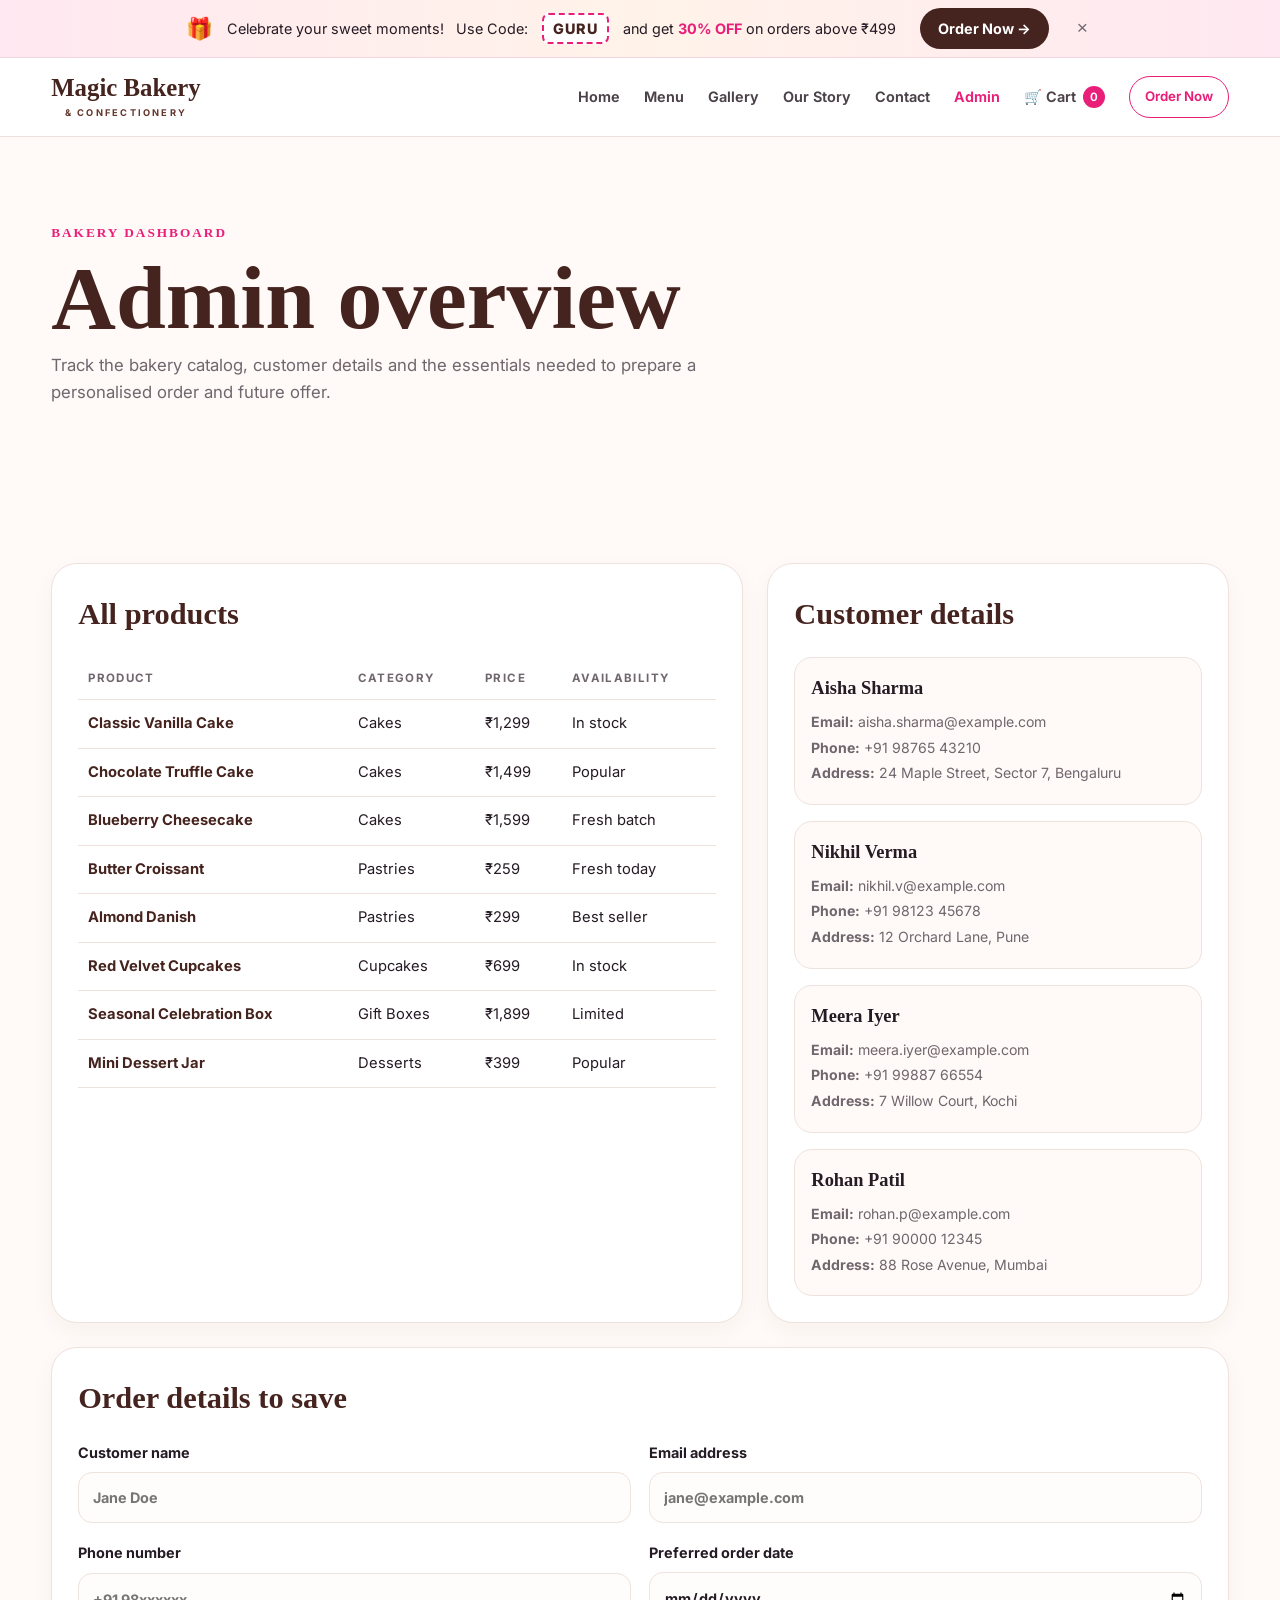
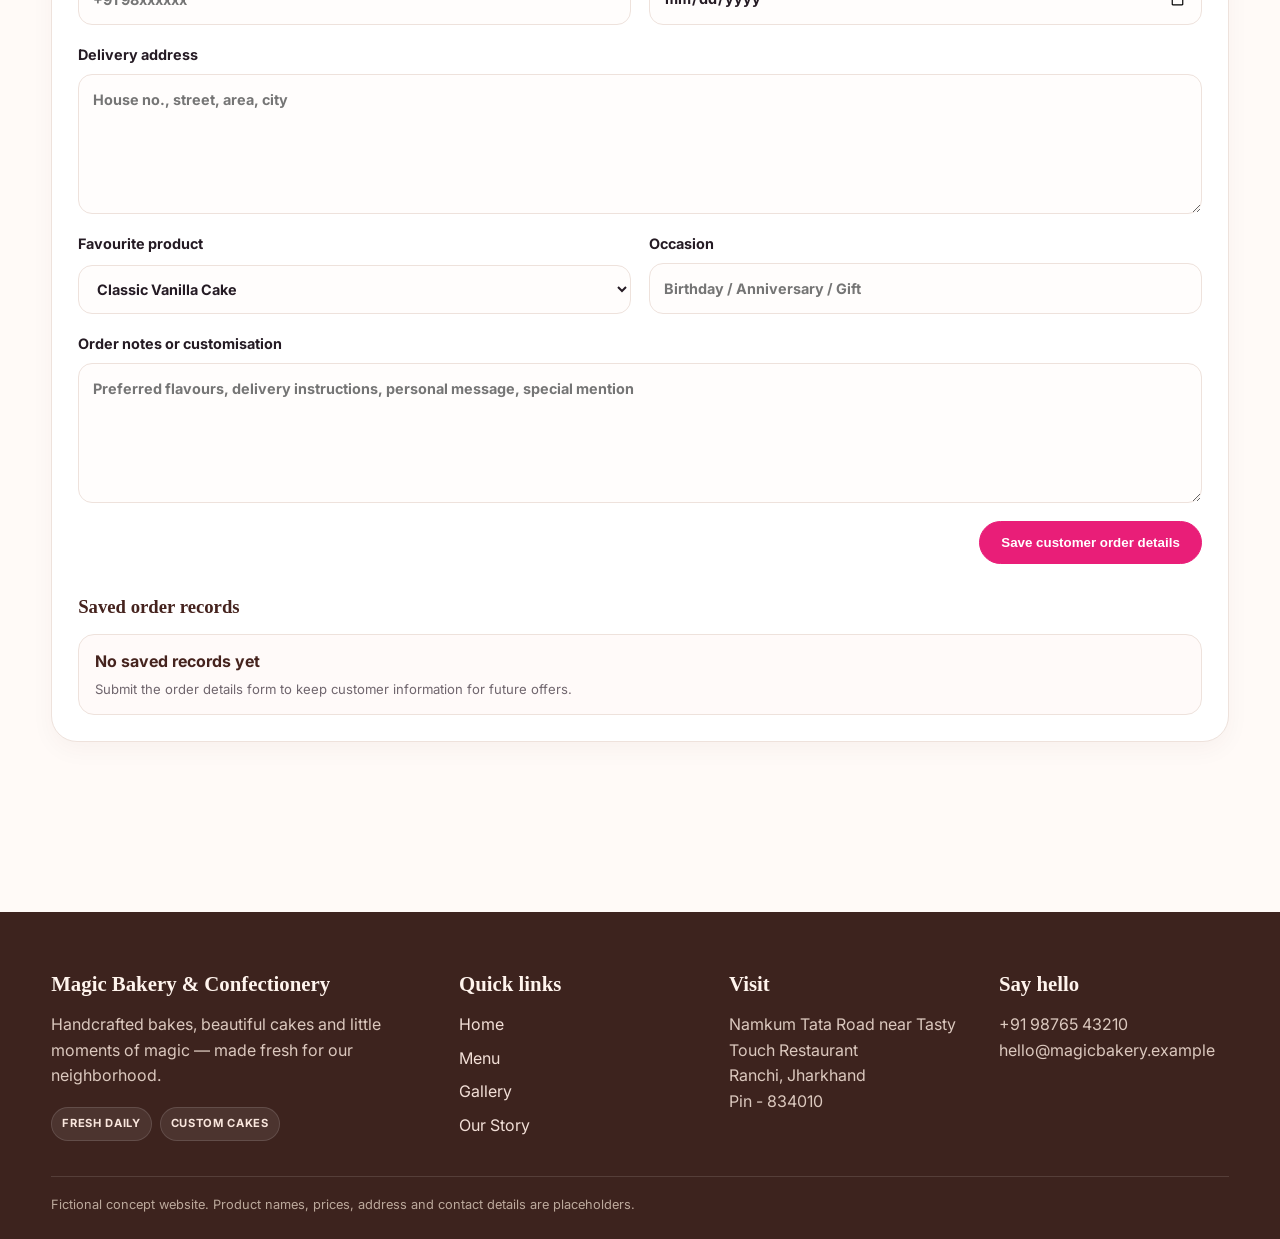
<file: admin.html>
<!doctype html>
<html lang="en">

<head>
    <meta charset="utf-8">
    <meta name="viewport" content="width=device-width,initial-scale=1">
    <meta name="description" content="Magic Bakery admin dashboard for products, customers and order details.">
    <title>Admin | Magic Bakery & Confectionery</title>
    <link rel="preconnect" href="https://fonts.googleapis.com">
    <link rel="preconnect" href="https://fonts.gstatic.com" crossorigin>
    <link href="https://fonts.googleapis.com/css2?family=Inter:wght@400;500;600;700;800&display=swap" rel="stylesheet">
    <link rel="stylesheet" href="assets/styles.css">
</head>

<body>
    <div class="coupon-bar">
        <div class="container coupon-inner"><span class="coupon-icon">🎁</span><span>Celebrate your sweet moments!
                &nbsp; Use Code:</span><span class="coupon-code">GURU</span><span>and get <strong>30% OFF</strong> on
                orders above ₹499</span><a class="coupon-order" href="menu.html">Order Now →</a><button id="closeCoupon"
                class="coupon-close" aria-label="Close offer">×</button></div>
    </div>
    <header class="site-header">
        <nav class="nav container" aria-label="Main navigation">
            <a class="brand" href="index.html">Magic Bakery <small>& Confectionery</small></a><button class="nav-toggle"
                aria-label="Open menu" aria-expanded="false">☰</button>
            <div class="nav-links"><a class="" href="index.html">Home</a><a class="" href="menu.html">Menu</a><a
                    class="" href="gallery.html">Gallery</a><a class="" href="about.html">Our Story</a><a class=""
                    href="contact.html">Contact</a><a class="active" href="admin.html">Admin</a><a class="cart-link "
                    href="cart.html">🛒 Cart <span class="cart-count">0</span></a><a class="btn small"
                    href="contact.html">Order Now</a></div>
        </nav>
    </header>

    <main>
        <section class="page-hero container">
            <div class="eyebrow">Bakery dashboard</div>
            <h1>Admin overview</h1>
            <p>Track the bakery catalog, customer details and the essentials needed to prepare a personalised order and
                future offer.</p>
        </section>

        <section class="section container admin-shell">
            <div class="admin-grid">
                <article class="admin-card">
                    <h2>All products</h2>
                    <table class="admin-table">
                        <thead>
                            <tr>
                                <th>Product</th>
                                <th>Category</th>
                                <th>Price</th>
                                <th>Availability</th>
                            </tr>
                        </thead>
                        <tbody id="productTableBody"></tbody>
                    </table>
                </article>

                <article class="admin-card">
                    <h2>Customer details</h2>
                    <div id="customerList" class="customer-list"></div>
                </article>
            </div>

            <article class="admin-card">
                <h2>Order details to save</h2>
                <form id="adminOrderForm" class="order-form">
                    <div class="input-grid">
                        <label>
                            Customer name
                            <input type="text" name="customerName" placeholder="Jane Doe" required>
                        </label>
                        <label>
                            Email address
                            <input type="email" name="email" placeholder="jane@example.com" required>
                        </label>
                        <label>
                            Phone number
                            <input type="tel" name="phone" placeholder="+91 98xxxxxx" required>
                        </label>
                        <label>
                            Preferred order date
                            <input type="date" name="orderDate" required>
                        </label>
                        <label class="full">
                            Delivery address
                            <textarea name="address" placeholder="House no., street, area, city" required></textarea>
                        </label>
                        <label>
                            Favourite product
                            <select name="favoriteProduct">
                                <option>Classic Vanilla Cake</option>
                                <option>Chocolate Truffle Cake</option>
                                <option>Blueberry Cheesecake</option>
                                <option>Butter Croissant</option>
                                <option>Red Velvet Cupcakes</option>
                                <option>Seasonal Celebration Box</option>
                            </select>
                        </label>
                        <label>
                            Occasion
                            <input type="text" name="occasion" placeholder="Birthday / Anniversary / Gift">
                        </label>
                        <label class="full">
                            Order notes or customisation
                            <textarea name="notes"
                                placeholder="Preferred flavours, delivery instructions, personal message, special mention"></textarea>
                        </label>
                    </div>
                    <div class="admin-actions">
                        <button type="submit" class="btn pink">Save customer order details</button>
                    </div>
                </form>
                <div id="adminNotice" class="notice admin-note" hidden></div>

                <div class="saved-orders">
                    <h3>Saved order records</h3>
                    <ul id="savedOrderList" class="saved-order-list"></ul>
                </div>
            </article>
        </section>
    </main>

    <footer class="footer">
        <div class="container footer-grid">
            <div class="footer-brand-block">
                <h3>Magic Bakery & Confectionery</h3>
                <p>Handcrafted bakes, beautiful cakes and little moments of magic — made fresh for our neighborhood.</p>
                <div class="footer-badges"><span>Fresh daily</span><span>Custom cakes</span></div>
            </div>
            <div>
                <h3>Quick links</h3>
                <ul class="footer-links">
                    <li><a href="index.html">Home</a></li>
                    <li><a href="menu.html">Menu</a></li>
                    <li><a href="gallery.html">Gallery</a></li>
                    <li><a href="about.html">Our Story</a></li>
                </ul>
            </div>
            <div>
                <h3>Visit</h3>
                <p>Namkum Tata Road near Tasty Touch Restaurant<br>Ranchi, Jharkhand<br>Pin - 834010</p>
            </div>
            <div>
                <h3>Say hello</h3>
                <p><a href="tel:+919876543210">+91 98765 43210</a><br><a
                        href="mailto:hello@magicbakery.example">hello@magicbakery.example</a></p>
            </div>
        </div>
        <div class="container footer-bottom">Fictional concept website. Product names, prices, address and contact
            details are placeholders.</div>
    </footer>

    <script src="assets/script.js"></script>
    <script>
        const productCatalog = [
            { name: 'Classic Vanilla Cake', category: 'Cakes', price: 1299, status: 'In stock' },
            { name: 'Chocolate Truffle Cake', category: 'Cakes', price: 1499, status: 'Popular' },
            { name: 'Blueberry Cheesecake', category: 'Cakes', price: 1599, status: 'Fresh batch' },
            { name: 'Butter Croissant', category: 'Pastries', price: 259, status: 'Fresh today' },
            { name: 'Almond Danish', category: 'Pastries', price: 299, status: 'Best seller' },
            { name: 'Red Velvet Cupcakes', category: 'Cupcakes', price: 699, status: 'In stock' },
            { name: 'Seasonal Celebration Box', category: 'Gift Boxes', price: 1899, status: 'Limited' },
            { name: 'Mini Dessert Jar', category: 'Desserts', price: 399, status: 'Popular' }
        ];

        const customerDirectory = [
            { name: 'Aisha Sharma', email: 'aisha.sharma@example.com', phone: '+91 98765 43210', address: '24 Maple Street, Sector 7, Bengaluru' },
            { name: 'Nikhil Verma', email: 'nikhil.v@example.com', phone: '+91 98123 45678', address: '12 Orchard Lane, Pune' },
            { name: 'Meera Iyer', email: 'meera.iyer@example.com', phone: '+91 99887 66554', address: '7 Willow Court, Kochi' },
            { name: 'Rohan Patil', email: 'rohan.p@example.com', phone: '+91 90000 12345', address: '88 Rose Avenue, Mumbai' }
        ];

        const adminOrderKey = 'magicBakeryAdminOrders';

        function renderProducts() {
            const body = document.getElementById('productTableBody');
            if (!body) return;
            body.innerHTML = productCatalog.map(product => `
                <tr>
                    <td><strong>${product.name}</strong></td>
                    <td>${product.category}</td>
                    <td>₹${product.price.toLocaleString('en-IN')}</td>
                    <td>${product.status}</td>
                </tr>
            `).join('');
        }

        function renderCustomers() {
            const list = document.getElementById('customerList');
            if (!list) return;
            list.innerHTML = customerDirectory.map(customer => `
                <div class="customer-item">
                    <h3>${customer.name}</h3>
                    <p><strong>Email:</strong> ${customer.email}</p>
                    <p><strong>Phone:</strong> ${customer.phone}</p>
                    <p><strong>Address:</strong> ${customer.address}</p>
                </div>
            `).join('');
        }

        function getSavedOrders() {
            try {
                return JSON.parse(localStorage.getItem(adminOrderKey) || '[]');
            } catch {
                return [];
            }
        }

        function saveOrders(orders) {
            localStorage.setItem(adminOrderKey, JSON.stringify(orders));
        }

        function renderSavedOrders() {
            const list = document.getElementById('savedOrderList');
            if (!list) return;
            const orders = getSavedOrders();
            if (!orders.length) {
                list.innerHTML = '<li><strong>No saved records yet</strong><span>Submit the order details form to keep customer information for future offers.</span></li>';
                return;
            }

            list.innerHTML = orders.map(order => `
                <li>
                    <strong>${order.customerName} · ${order.favoriteProduct}</strong>
                    <span>${order.email} · ${order.phone}</span>
                    <span>${order.address}</span>
                    <span>Order date: ${order.orderDate || 'Not specified'} · Occasion: ${order.occasion || 'General'}</span>
                </li>
            `).join('');
        }

        document.getElementById('adminOrderForm')?.addEventListener('submit', (event) => {
            event.preventDefault();
            const form = event.currentTarget;
            const formData = new FormData(form);
            const record = Object.fromEntries(formData.entries());
            const orders = getSavedOrders();
            orders.unshift(record);
            saveOrders(orders);
            renderSavedOrders();

            const notice = document.getElementById('adminNotice');
            if (notice) {
                notice.hidden = false;
                notice.textContent = 'Customer and order details saved successfully for future bakery offers.';
            }
            form.reset();
        });

        renderProducts();
        renderCustomers();
        renderSavedOrders();
    </script>
</body>

</html>
</file>
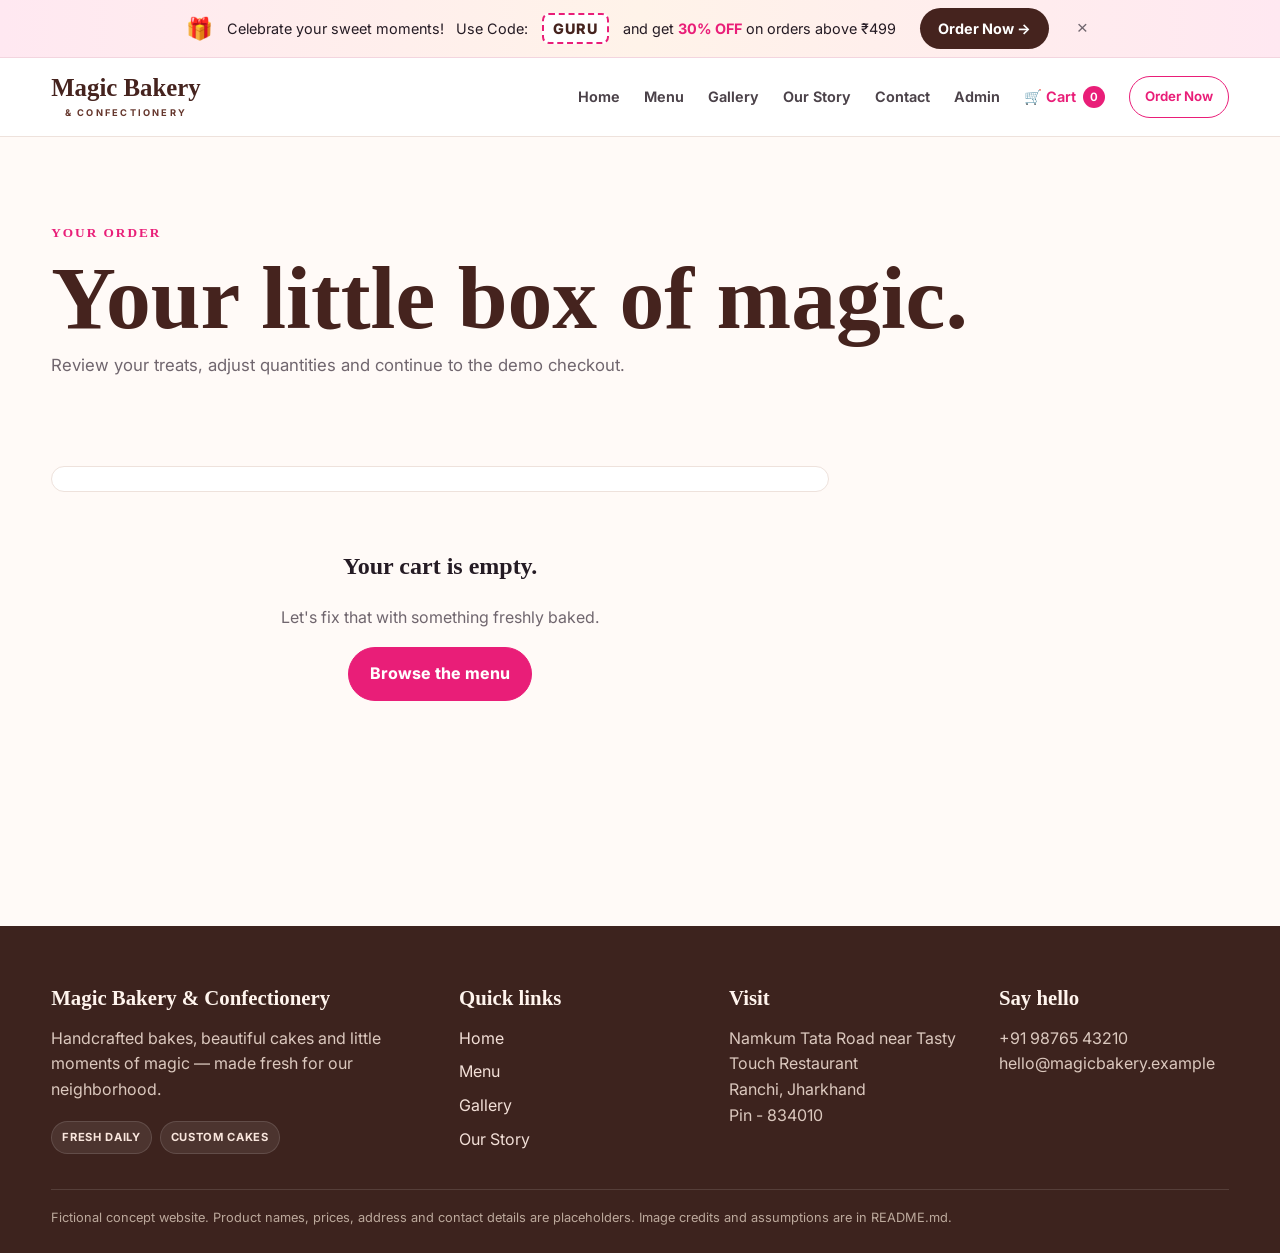
<file: cart.html>
<!doctype html>
<html lang="en">

<head>
    <meta charset="utf-8">
    <meta name="viewport" content="width=device-width,initial-scale=1">
    <meta name="description"
        content="Magic Bakery & Confectionery — freshly baked happiness, cakes, pastries and sweet treats.">
    <title>Cart | Magic Bakery & Confectionery</title>
    <link rel="preconnect" href="https://fonts.googleapis.com">
    <link rel="preconnect" href="https://fonts.gstatic.com" crossorigin>
    <link href="https://fonts.googleapis.com/css2?family=Inter:wght@400;500;600;700;800&display=swap" rel="stylesheet">
    <link rel="stylesheet" href="assets/styles.css">
</head>

<body>
    <div class="coupon-bar">
        <div class="container coupon-inner"><span class="coupon-icon">🎁</span><span>Celebrate your sweet moments!
                &nbsp; Use Code:</span><span class="coupon-code">GURU</span><span>and get <strong>30% OFF</strong> on
                orders above ₹499</span><a class="coupon-order" href="menu.html">Order Now →</a><button id="closeCoupon"
                class="coupon-close" aria-label="Close offer">×</button></div>
    </div>
    <header class="site-header">
        <nav class="nav container" aria-label="Main navigation">
            <a class="brand" href="index.html">Magic Bakery <small>& Confectionery</small></a><button class="nav-toggle"
                aria-label="Open menu" aria-expanded="false">☰</button>
            <div class="nav-links"><a class="" href="index.html">Home</a><a class="" href="menu.html">Menu</a><a
                    class="" href="gallery.html">Gallery</a><a class="" href="about.html">Our Story</a><a class=""
                    href="contact.html">Contact</a><a class="" href="admin.html">Admin</a><a class="cart-link active"
                    href="cart.html">🛒 Cart <span class="cart-count">0</span></a><a class="btn small"
                    href="contact.html">Order Now</a></div>
        </nav>
    </header>
    <main>
        <section class="page-hero container">
            <div class="eyebrow">Your order</div>
            <h1>Your little box of magic.</h1>
            <p>Review your treats, adjust quantities and continue to the demo checkout.</p>
        </section>
        <section class="section container" style="padding-top:20px">
            <div class="cart-layout">
                <section>
                    <div id="cartItems" class="cart-list"></div>
                    <div id="emptyCart" class="empty" hidden>
                        <h2>Your cart is empty.</h2>
                        <p class="muted">Let's fix that with something freshly baked.</p><a class="btn pink"
                            href="menu.html">Browse the menu</a>
                    </div>
                </section>
                <aside id="cartSummary" class="summary" hidden>
                    <h2>Order summary</h2>
                    <div class="summary-line"><span>Subtotal</span><strong id="subtotal">₹0</strong></div>
                    <div class="summary-line"><span>Delivery</span><strong id="delivery">FREE</strong></div>
                    <div class="coupon-box">
                        <label for="couponInput">Apply coupon</label>
                        <div class="coupon-row">
                            <input id="couponInput" type="text" placeholder="Enter code" maxlength="20"
                                aria-label="Coupon code">
                            <button id="applyCoupon" type="button" class="btn small alt">Apply</button>
                        </div>
                        <p id="couponStatus" class="coupon-status">Use code <strong>GURU</strong> for 30% off</p>
                    </div>
                    <div class="summary-line discount-line"><span>Discount</span><strong id="discount">-₹0</strong>
                    </div>
                    <div class="summary-total"><span>Total</span><span id="total">₹0</span></div><button id="checkout"
                        class="btn pink" style="width:100%;margin-top:20px">Continue to checkout</button>
                    <div id="checkoutNotice" class="notice" style="margin-top:15px" hidden></div>
                    <p class="muted" style="font-size:.78rem;margin-top:15px">Free delivery above ₹399. Replace this
                        with the bakery's actual delivery policy.</p>
                </aside>
            </div>
        </section>
    </main>
    <footer class="footer">
        <div class="container footer-grid">
            <div class="footer-brand-block">
                <h3>Magic Bakery & Confectionery</h3>
                <p>Handcrafted bakes, beautiful cakes and little moments of magic — made fresh for our neighborhood.</p>
                <div class="footer-badges"><span>Fresh daily</span><span>Custom cakes</span></div>
            </div>
            <div>
                <h3>Quick links</h3>
                <ul class="footer-links">
                    <li><a href="index.html">Home</a></li>
                    <li><a href="menu.html">Menu</a></li>
                    <li><a href="gallery.html">Gallery</a></li>
                    <li><a href="about.html">Our Story</a></li>
                </ul>
            </div>
            <div>
                <h3>Visit</h3>
                <p>Namkum Tata Road near Tasty Touch Restaurant<br>Ranchi, Jharkhand<br>Pin - 834010</p>
            </div>
            <div>
                <h3>Say hello</h3>
                <p><a href="tel:+919876543210">+91 98765 43210</a><br><a
                        href="mailto:hello@magicbakery.example">hello@magicbakery.example</a></p>
            </div>
        </div>
        <div class="container footer-bottom">Fictional concept website. Product names, prices, address and contact
            details are placeholders. Image credits and assumptions are in README.md.</div>
    </footer>
    <script src="assets/script.js"></script>
</body>

</html>
</file>
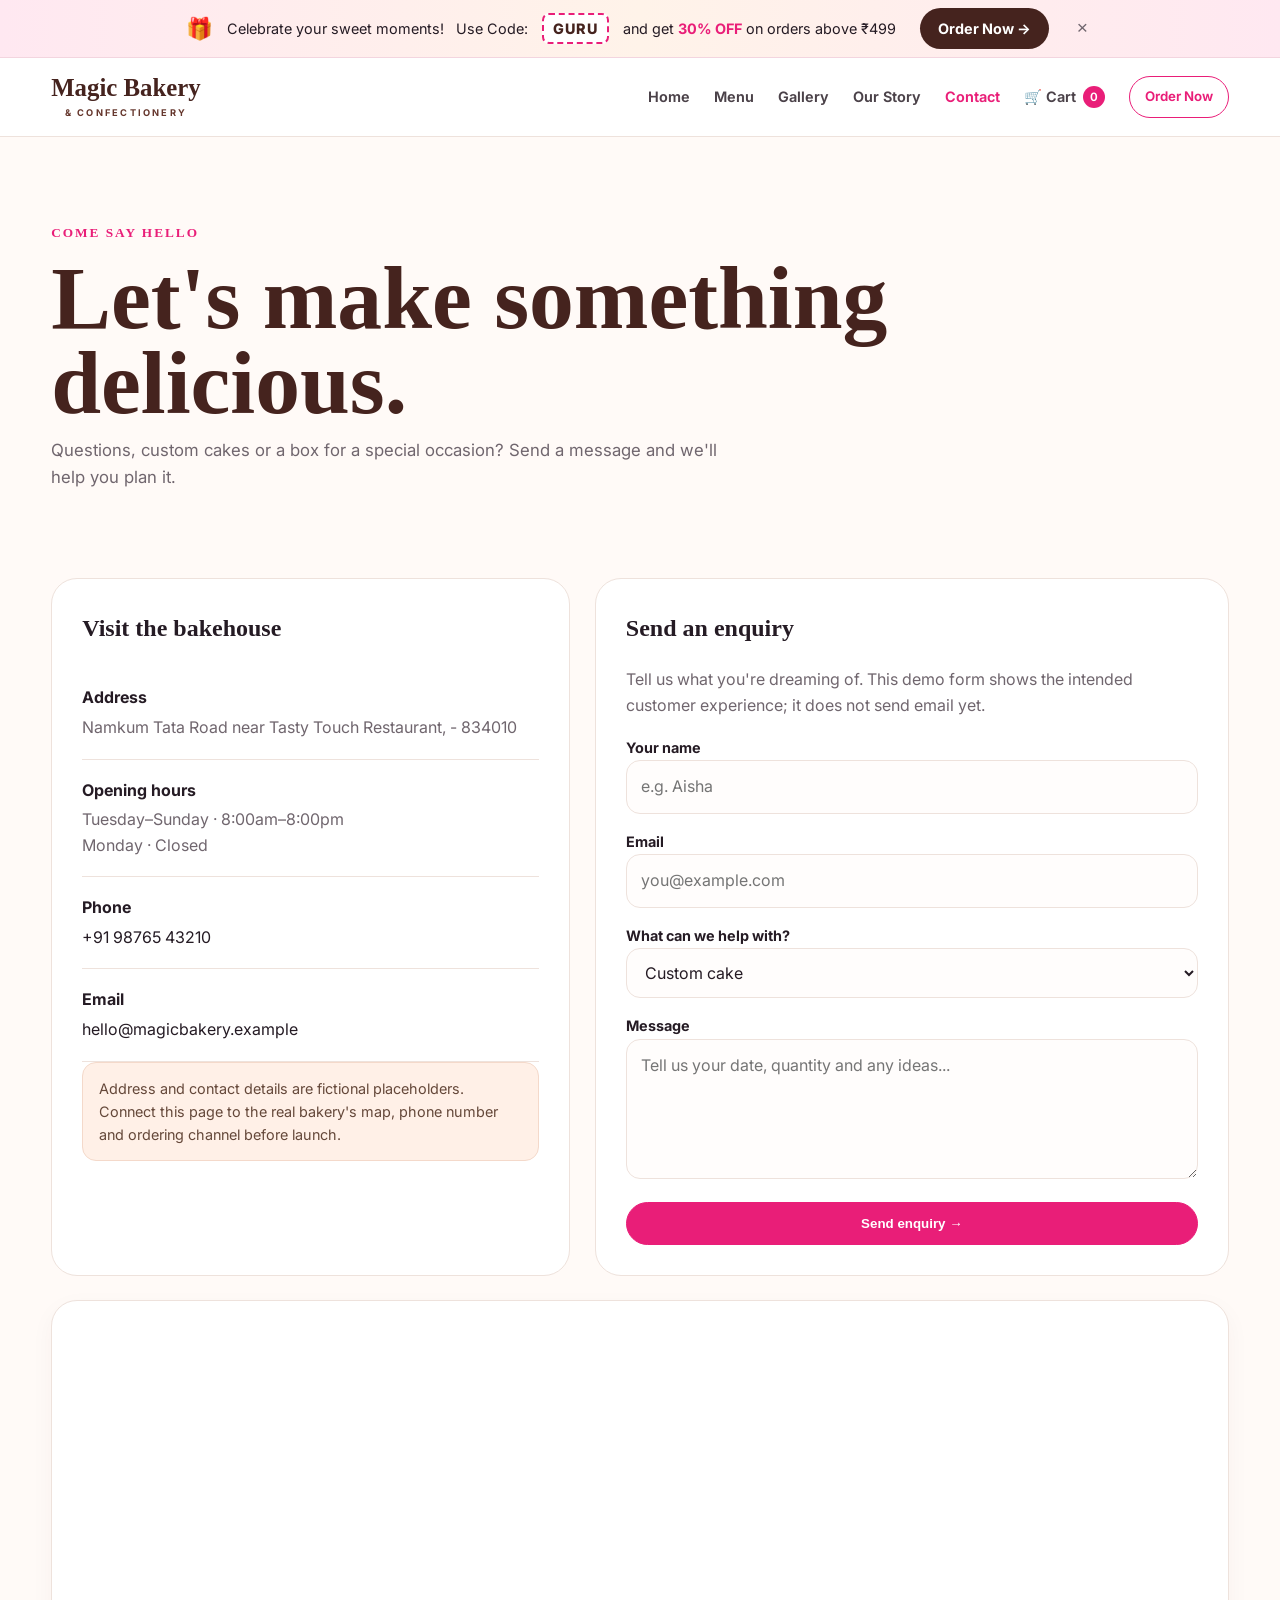
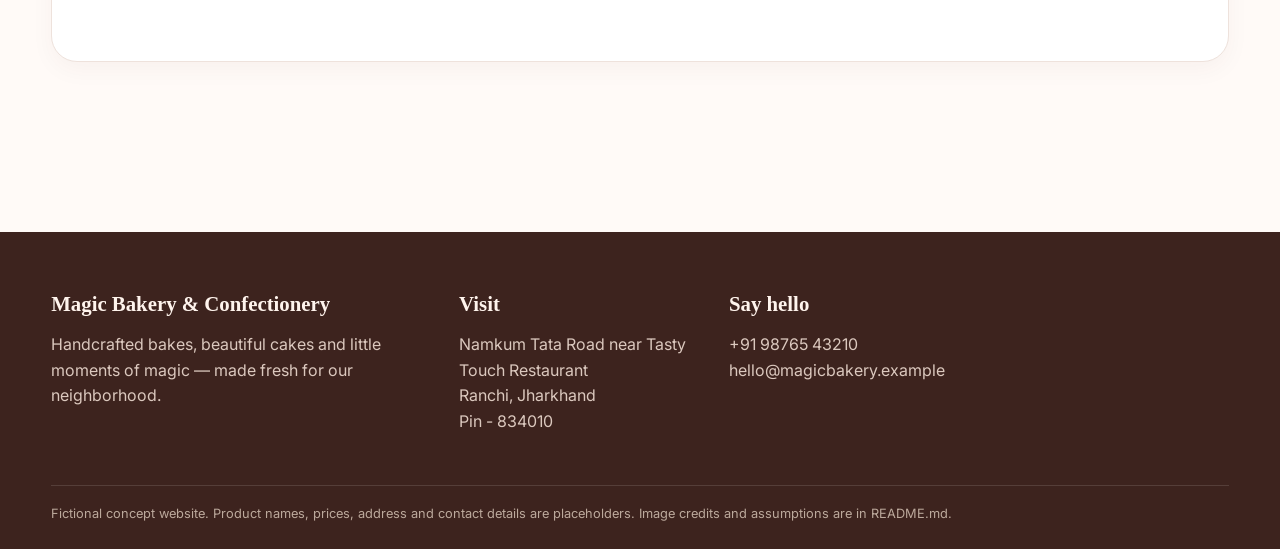
<file: contact.html>
<!doctype html>
<html lang="en">

<head>
    <meta charset="utf-8">
    <meta name="viewport" content="width=device-width,initial-scale=1">
    <meta name="description"
        content="Magic Bakery & Confectionery — freshly baked happiness, cakes, pastries and sweet treats.">
    <title>Contact | Magic Bakery & Confectionery</title>
    <link rel="preconnect" href="https://fonts.googleapis.com">
    <link rel="preconnect" href="https://fonts.gstatic.com" crossorigin>
    <link href="https://fonts.googleapis.com/css2?family=Inter:wght@400;500;600;700;800&display=swap" rel="stylesheet">
    <link rel="stylesheet" href="assets/styles.css">
</head>

<body>
    <div class="coupon-bar">
        <div class="container coupon-inner"><span class="coupon-icon">🎁</span><span>Celebrate your sweet moments!
                &nbsp; Use Code:</span><span class="coupon-code">GURU</span><span>and get <strong>30% OFF</strong> on
                orders above ₹499</span><a class="coupon-order" href="menu.html">Order Now →</a><button id="closeCoupon"
                class="coupon-close" aria-label="Close offer">×</button></div>
    </div>
    <header class="site-header">
        <nav class="nav container" aria-label="Main navigation">
            <a class="brand" href="index.html">Magic Bakery <small>& Confectionery</small></a><button class="nav-toggle"
                aria-label="Open menu" aria-expanded="false">☰</button>
            <div class="nav-links"><a class="" href="index.html">Home</a><a class="" href="menu.html">Menu</a><a
                    class="" href="gallery.html">Gallery</a><a class="" href="about.html">Our Story</a><a class="active"
                    href="contact.html">Contact</a><a class="cart-link " href="cart.html">🛒 Cart <span
                        class="cart-count">0</span></a><a class="btn small" href="contact.html">Order Now</a></div>
        </nav>
    </header>
    <main>
        <section class="page-hero container">
            <div class="eyebrow">Come say hello</div>
            <h1>Let's make something delicious.</h1>
            <p>Questions, custom cakes or a box for a special occasion? Send a message and we'll help you plan it.</p>
        </section>
        <section class="section container" style="padding-top:20px">
            <div class="contact-grid">
                <aside class="info-card">
                    <h2>Visit the bakehouse</h2>
                    <div class="info-row"><strong>Address</strong><span class="muted">Namkum Tata Road near Tasty Touch Restaurant, - 834010</span></div>
                    <div class="info-row"><strong>Opening hours</strong><span class="muted">Tuesday–Sunday ·
                            8:00am–8:00pm<br>Monday · Closed</span></div>
                    <div class="info-row"><strong>Phone</strong><a href="tel:+919876543210">+91 98765 43210</a></div>
                    <div class="info-row"><strong>Email</strong><a
                            href="mailto:hello@magicbakery.example">hello@magicbakery.example</a></div>
                    <div class="notice">Address and contact details are fictional placeholders. Connect this page to the
                        real bakery's map, phone number and ordering channel before launch.</div>
                </aside>
                <section class="form-card">
                    <h2>Send an enquiry</h2>
                    <p class="muted">Tell us what you're dreaming of. This demo form shows the intended customer
                        experience; it does not send email yet.</p>
                    <form id="contactForm">
                        <div><label for="name">Your name</label><input id="name" required placeholder="e.g. Aisha">
                        </div>
                        <div><label for="email">Email</label><input id="email" type="email" required
                                placeholder="you@example.com"></div>
                        <div><label for="occasion">What can we help with?</label><select id="occasion">
                                <option>Custom cake</option>
                                <option>Pastry / dessert order</option>
                                <option>Gift box</option>
                                <option>General enquiry</option>
                            </select></div>
                        <div><label for="message">Message</label><textarea id="message" required
                                placeholder="Tell us your date, quantity and any ideas..."></textarea></div><button
                            class="btn pink" type="submit">Send enquiry →</button>
                        <div id="formNotice" class="notice" hidden></div>
                    </form>
                </section>
            </div>
            <div class="map-card">
                <iframe
                    src="https://www.google.com/maps?q=Namkum%20Tata%20Road%20near%20Tasty%20Touch%20Restaurant%20%20-%20834010&z=15&output=embed"
                    loading="lazy"
                    referrerpolicy="no-referrer-when-downgrade"
                    title="Magic Bakery location map"
                    allowfullscreen>
                </iframe>
            </div>
        </section>
    </main>
    <footer class="footer">
        <div class="container footer-grid">
            <div>
                <h3>Magic Bakery & Confectionery</h3>
                <p>Handcrafted bakes, beautiful cakes and little moments of magic — made fresh for our neighborhood.</p>
            </div>
            <div>
                <h3>Visit</h3>
                <p>Namkum Tata Road near Tasty Touch Restaurant<br>Ranchi, Jharkhand<br>Pin - 834010</p>
            </div>
            <div>
                <h3>Say hello</h3>
                <p><a href="tel:+919876543210">+91 98765 43210</a><br><a
                        href="mailto:hello@magicbakery.example">hello@magicbakery.example</a></p>
            </div>
        </div>
        <div class="container footer-bottom">Fictional concept website. Product names, prices, address and contact
            details are placeholders. Image credits and assumptions are in README.md.</div>
    </footer>
    <script src="assets/script.js"></script>
</body>

</html>
</file>
<file: assets/styles.css>
:root {
  --bg: #fffaf7;
  --paper: #ffffff;
  --paper-2: #fff5f2;
  --text: #251b24;
  --muted: #70666e;
  --brown: #65362c;
  --brown-dark: #45231e;
  --pink: #e91e78;
  --pink-soft: #fde4ef;
  --gold: #d89b3d;
  --line: #eee2dc;
  --success: #198754;
  --shadow: 0 16px 45px rgba(69, 35, 30, .10);
  --radius: 22px
}

* {
  box-sizing: border-box
}

html {
  scroll-behavior: smooth
}

body {
  margin: 0;
  background: var(--bg);
  color: var(--text);
  font-family: Inter, system-ui, -apple-system, "Segoe UI", sans-serif;
  line-height: 1.6
}

h1,
h2,
h3,
.brand,
.eyebrow {
  font-family: Georgia, "Times New Roman", serif
}

h1,
h2,
h3,
p {
  margin-top: 0
}

a {
  color: inherit;
  text-decoration: none
}

img {
  display: block;
  width: 100%;
  object-fit: cover
}

.container {
  width: min(1180px, 92%);
  margin: auto
}

/* Promotional strip */
.coupon-bar {
  background: linear-gradient(90deg, #ffe8f1, #fff3e9, #ffe8f1);
  border-bottom: 1px solid #f3d5df;
  min-height: 58px;
  display: flex;
  align-items: center
}

.coupon-inner {
  display: flex;
  justify-content: center;
  align-items: center;
  gap: 14px;
  text-align: center;
  font-size: .9rem
}

.coupon-icon {
  font-size: 1.35rem
}

.coupon-code {
  border: 2px dashed var(--pink);
  border-radius: 7px;
  padding: 2px 9px;
  font-weight: 800;
  color: var(--brown-dark);
  letter-spacing: .06em;
  background: #fff
}

.coupon-bar strong {
  color: var(--pink)
}

.coupon-order {
  padding: 9px 18px;
  border-radius: 999px;
  background: var(--brown-dark);
  color: #fff;
  font-weight: 700;
  margin-left: 10px
}

.coupon-close {
  border: 0;
  background: none;
  font-size: 1.2rem;
  color: var(--muted);
  cursor: pointer;
  margin-left: 8px
}

/* Navigation */
.site-header {
  position: sticky;
  top: 0;
  z-index: 30;
  background: rgba(255, 255, 255, .96);
  backdrop-filter: blur(14px);
  border-bottom: 1px solid var(--line)
}

.nav {
  min-height: 78px;
  display: flex;
  align-items: center;
  justify-content: space-between;
  gap: 20px
}

.brand {
  font-size: 1.55rem;
  font-weight: 700;
  color: var(--brown-dark);
  line-height: 1
}

.brand small {
  display: block;
  text-align: center;
  font: 700 .58rem Inter, sans-serif;
  letter-spacing: .24em;
  text-transform: uppercase;
  color: var(--brown);
  margin-top: 6px
}

.nav-links {
  display: flex;
  gap: 24px;
  align-items: center;
  font-size: .9rem
}

.nav-links a {
  color: #4b4249;
  font-weight: 650
}

.nav-links a:hover,
.nav-links a.active {
  color: var(--pink)
}

.nav-links .btn {
  background: #fff;
  color: var(--pink);
  border-color: var(--pink)
}

.nav-links .btn:hover {
  transform: translateY(-2px);
  box-shadow: 0 10px 24px rgba(233, 30, 120, .16)
}

.nav-toggle {
  display: none;
  border: 0;
  background: none;
  font-size: 1.6rem;
  color: var(--brown-dark);
  transition: transform .3s ease
}

.nav-toggle.active {
  transform: rotate(90deg)
}

.cart-link {
  display: inline-flex !important;
  align-items: center;
  gap: 7px
}

.cart-count {
  min-width: 22px;
  height: 22px;
  padding: 0 6px;
  border-radius: 50%;
  background: var(--pink);
  color: #fff;
  text-align: center;
  font-size: .72rem;
  line-height: 22px
}

/* Buttons */
.btn {
  display: inline-flex;
  align-items: center;
  justify-content: center;
  gap: 8px;
  padding: 13px 21px;
  border-radius: 999px;
  background: var(--brown-dark);
  color: #fff;
  font-weight: 750;
  border: 1px solid var(--brown-dark);
  transition: .2s ease;
  cursor: pointer
}

.btn:hover {
  transform: translateY(-2px);
  box-shadow: 0 10px 24px rgba(69, 35, 30, .16)
}

.btn.alt {
  background: #fff;
  color: var(--pink);
  border-color: var(--pink)
}

.btn.small {
  padding: 9px 15px;
  font-size: .83rem
}

.btn.pink {
  background: var(--pink);
  border-color: var(--pink)
}

/* Hero */
.hero {
  min-height: 580px;
  display: grid;
  grid-template-columns: 1fr 1fr;
  align-items: center;
  gap: 40px;
  padding: 55px 0 40px;
  background: radial-gradient(circle at 12% 20%, #ffe5f0 0, transparent 34%), radial-gradient(circle at 85% 70%, #fff0df 0, transparent 35%)
}

.hero-copy {
  padding: 25px 0
}

.eyebrow {
  font-size: .83rem;
  letter-spacing: .15em;
  text-transform: uppercase;
  color: var(--pink);
  font-weight: 800
}

.hero h1 {
  font-size: clamp(3.3rem, 6vw, 5.7rem);
  line-height: .96;
  margin: 15px 0 22px;
  letter-spacing: -.04em;
  color: var(--brown-dark)
}

.hero h1 em {
  font-style: normal;
  color: var(--pink)
}

.hero p {
  font-size: 1.06rem;
  color: #645960;
  max-width: 590px
}

.actions {
  display: flex;
  gap: 12px;
  flex-wrap: wrap;
  margin-top: 26px
}

.stats {
  display: flex;
  gap: 0;
  margin-top: 36px
}

.stat {
  padding: 0 24px;
  border-right: 1px solid #e4cfc7
}

.stat:first-child {
  padding-left: 0
}

.stat:last-child {
  border-right: 0
}

.stat strong {
  display: block;
  font-size: 1.25rem;
  color: var(--pink)
}

.stat span {
  font-size: .78rem;
  color: var(--muted)
}

.hero-visual {
  position: relative
}

.hero-visual img {
  height: 540px;
  border-radius: 30px;
  box-shadow: var(--shadow)
}

.badge {
  position: absolute;
  background: #fff;
  border-radius: 999px;
  padding: 9px 14px;
  box-shadow: 0 10px 25px rgba(69, 35, 30, .12);
  font-size: .78rem;
  font-weight: 750
}

.badge.fresh {
  right: 15px;
  top: 18px;
  color: var(--success)
}

.badge.rating {
  left: 15px;
  bottom: 20px;
  color: var(--brown-dark)
}

.badge.trending {
  right: 10px;
  bottom: 115px;
  background: var(--pink);
  color: #fff
}

/* Benefits */
.benefits {
  background: #fff;
  border-top: 1px solid var(--line);
  border-bottom: 1px solid var(--line)
}

.benefit-grid {
  display: grid;
  grid-template-columns: repeat(4, 1fr)
}

.benefit {
  display: flex;
  align-items: center;
  gap: 14px;
  padding: 24px 20px;
  border-right: 1px solid var(--line)
}

.benefit:first-child {
  padding-left: 0
}

.benefit:last-child {
  border-right: 0
}

.benefit-icon {
  width: 56px;
  height: 56px;
  flex: 0 0 56px;
  border-radius: 50%;
  display: grid;
  place-items: center;
  background: var(--pink-soft);
  color: var(--pink);
  font-size: 1.55rem
}

.benefit strong {
  display: block;
  font-size: .98rem
}

.benefit span {
  display: block;
  color: var(--muted);
  font-size: .78rem;
  margin-top: 2px
}

/* Sections / cards */
.section {
  padding: 90px 0
}

.section-head {
  display: flex;
  justify-content: space-between;
  align-items: end;
  gap: 30px;
  margin-bottom: 34px
}

.section-head h2 {
  font-size: clamp(2.3rem, 4vw, 3.8rem);
  line-height: 1;
  margin: 0;
  color: var(--brown-dark)
}

.section-head p {
  max-width: 500px;
  color: var(--muted);
  margin: 0
}

.kicker {
  text-align: center;
  margin-bottom: 42px
}

.kicker h2 {
  font-size: clamp(2.4rem, 4vw, 3.8rem);
  margin: 8px 0 10px;
  color: var(--brown-dark)
}

.kicker h2 span {
  color: var(--pink)
}

.kicker p {
  color: var(--muted);
  max-width: 640px;
  margin: auto
}

.cards {
  display: grid;
  grid-template-columns: repeat(3, 1fr);
  gap: 22px
}

.card {
  background: var(--paper);
  border: 1px solid var(--line);
  border-radius: var(--radius);
  overflow: hidden;
  box-shadow: 0 8px 28px rgba(69, 35, 30, .055)
}

.card img {
  height: 275px
}

.card-body {
  padding: 21px
}

.card-body h3 {
  font-size: 1.45rem;
  margin-bottom: 7px
}

.card-body p {
  color: var(--muted);
  font-size: .92rem
}

.price {
  font-weight: 800;
  color: var(--pink)
}

.feature {
  display: grid;
  grid-template-columns: 1fr 1fr;
  gap: 55px;
  align-items: center
}

.feature img {
  height: 570px;
  border-radius: 28px
}

.feature-copy h2 {
  font-size: clamp(2.4rem, 5vw, 4.2rem);
  line-height: 1;
  margin: 10px 0 20px;
  color: var(--brown-dark)
}

.feature-copy p {
  color: var(--muted)
}

.quote {
  background: linear-gradient(135deg, var(--brown-dark), #7c4436);
  color: #fff;
  border-radius: 30px;
  padding: 58px;
  text-align: center
}

.quote p {
  font: italic 2rem Georgia;
  max-width: 760px;
  margin: 0 auto 18px
}

.quote span {
  color: #f8d9c9;
  font-size: .9rem
}

/* Gallery */
.page-hero {
  padding: 85px 0 50px
}

.page-hero h1 {
  font-size: clamp(3rem, 7vw, 5.6rem);
  line-height: .95;
  margin: 12px 0;
  color: var(--brown-dark)
}

.page-hero p {
  max-width: 700px;
  color: var(--muted);
  font-size: 1.05rem
}

.gallery {
  display: grid;
  grid-template-columns: repeat(12, 1fr);
  gap: 16px
}

.gallery figure {
  margin: 0;
  overflow: hidden;
  border-radius: 22px;
  position: relative;
  background: #eee
}

.gallery figure:nth-child(1) {
  grid-column: span 7;
  grid-row: span 2
}

.gallery figure:nth-child(2) {
  grid-column: span 5
}

.gallery figure:nth-child(3) {
  grid-column: span 5
}

.gallery figure:nth-child(n+4) {
  grid-column: span 4
}

.gallery img {
  height: 100%;
  min-height: 250px;
  transition: transform .35s
}

.gallery figure:hover img {
  transform: scale(1.035)
}

.gallery figcaption {
  position: absolute;
  left: 14px;
  bottom: 14px;
  background: rgba(69, 35, 30, .84);
  color: #fff;
  padding: 7px 11px;
  border-radius: 999px;
  font-size: .75rem
}

/* Menu */
.filters {
  display: flex;
  gap: 9px;
  flex-wrap: wrap;
  margin-bottom: 28px
}

.filter {
  border: 1px solid var(--line);
  background: #fff;
  padding: 9px 15px;
  border-radius: 999px;
  cursor: pointer;
  color: var(--muted);
  font-weight: 700
}

.filter.active,
.filter:hover {
  background: var(--pink);
  color: #fff;
  border-color: var(--pink)
}

.product-grid {
  display: grid;
  grid-template-columns: repeat(3, 1fr);
  gap: 22px
}

.product-card {
  background: #fff;
  border: 1px solid var(--line);
  border-radius: 22px;
  overflow: hidden;
  display: flex;
  flex-direction: column;
  box-shadow: 0 8px 28px rgba(69, 35, 30, .05)
}

.product-card img {
  height: 245px
}

.product-body {
  padding: 18px;
  display: flex;
  flex-direction: column;
  flex: 1
}

.product-body h3 {
  font-size: 1.32rem;
  margin: 0 0 5px
}

.product-body p {
  color: var(--muted);
  font-size: .9rem;
  margin-bottom: 15px
}

.product-meta {
  margin-top: auto;
  display: flex;
  justify-content: space-between;
  align-items: center;
  gap: 12px
}

.product-meta .btn {
  padding: 9px 13px;
  font-size: .82rem
}

.hidden {
  display: none !important
}

/* Contact + cart */
.notice {
  padding: 14px 16px;
  background: #fff0e7;
  border: 1px solid #f4d9ca;
  border-radius: 14px;
  color: #65483a;
  font-size: .9rem
}

.contact-grid {
  display: grid;
  grid-template-columns: .9fr 1.1fr;
  gap: 25px
}

.info-card,
.form-card,
.cart-list,
.summary {
  background: #fff;
  border: 1px solid var(--line);
  border-radius: 26px;
  padding: 30px
}

.info-row {
  padding: 18px 0;
  border-bottom: 1px solid var(--line)
}

.info-row:last-child {
  border-bottom: 0
}

.info-row strong {
  display: block;
  margin-bottom: 4px
}

.muted {
  color: var(--muted)
}

form {
  display: grid;
  gap: 15px
}

label {
  font-weight: 700;
  font-size: .9rem
}

input,
textarea,
select {
  width: 100%;
  border: 1px solid var(--line);
  border-radius: 14px;
  padding: 13px 14px;
  background: #fffdfc;
  color: var(--text);
  font: inherit
}

textarea {
  min-height: 140px;
  resize: vertical
}

.coupon-box {
  margin: 18px 0 10px;
  padding: 14px 15px;
  border: 1px solid #f2d6e1;
  border-radius: 18px;
  background: linear-gradient(180deg, #fffafd, #fff7f0)
}

.coupon-box label {
  display: block;
  margin-bottom: 8px
}

.coupon-row {
  display: flex;
  gap: 10px
}

.coupon-row input {
  flex: 1
}

.coupon-row .btn {
  padding: 11px 14px;
  font-size: .78rem
}

.coupon-status {
  margin: 10px 0 0;
  color: var(--muted);
  font-size: .78rem
}

.coupon-status strong {
  color: var(--pink)
}

.coupon-status.valid {
  color: var(--success)
}

.coupon-status.invalid {
  color: var(--brown)
}

.cart-layout {
  display: grid;
  grid-template-columns: 1.35fr .65fr;
  gap: 25px
}

.cart-list {
  padding: 12px 24px
}

.cart-row {
  display: grid;
  grid-template-columns: 88px 1fr auto;
  gap: 16px;
  align-items: center;
  padding: 18px 0;
  border-bottom: 1px solid var(--line)
}

.cart-row:last-child {
  border-bottom: 0
}

.cart-row img {
  width: 88px;
  height: 88px;
  border-radius: 15px
}

.cart-row h3 {
  margin: 0 0 3px;
  font-size: 1.15rem
}

.cart-row p {
  margin: 0;
  color: var(--muted);
  font-size: .85rem
}

qty {
  display: flex;
  align-items: center;
  gap: 8px;
  margin-top: 9px
}

qty button {
  width: 28px;
  height: 28px;
  border: 1px solid var(--line);
  background: #fff;
  border-radius: 50%;
  cursor: pointer;
  color: var(--text)
}

.remove {
  border: 0;
  background: none;
  color: var(--muted);
  cursor: pointer;
  font-size: .8rem;
  margin-top: 5px
}

.summary {
  padding: 26px;
  height: max-content;
  position: sticky;
  top: 100px
}

.summary h2 {
  margin-top: 0
}

.summary-line {
  display: flex;
  justify-content: space-between;
  padding: 10px 0;
  color: var(--muted)
}

.discount-line {
  color: var(--success);
  font-weight: 700
}

.summary-total {
  display: flex;
  justify-content: space-between;
  border-top: 1px solid var(--line);
  margin-top: 10px;
  padding-top: 16px;
  font-size: 1.15rem;
  font-weight: 800
}

.empty {
  text-align: center;
  padding: 55px 20px
}

/* Admin dashboard */
.admin-shell {
  display: grid;
  gap: 24px
}

.admin-grid {
  display: grid;
  grid-template-columns: 1.2fr .8fr;
  gap: 24px
}

.admin-card {
  background: #fff;
  border: 1px solid var(--line);
  border-radius: 26px;
  padding: 26px;
  box-shadow: 0 8px 24px rgba(69, 35, 30, .04)
}

.admin-card h2 {
  margin: 0 0 18px;
  color: var(--brown-dark);
  font-size: 1.9rem
}

.admin-table {
  width: 100%;
  border-collapse: collapse;
  font-size: .92rem
}

.admin-table th,
.admin-table td {
  padding: 12px 10px;
  border-bottom: 1px solid var(--line);
  text-align: left
}

.admin-table th {
  color: var(--muted);
  font-size: .72rem;
  letter-spacing: .12em;
  text-transform: uppercase
}

.admin-table td strong {
  color: var(--brown-dark)
}

.customer-list {
  display: grid;
  gap: 16px
}

.customer-item {
  padding: 16px;
  border: 1px solid var(--line);
  border-radius: 18px;
  background: #fffaf8
}

.customer-item h3 {
  margin: 0 0 8px;
  font-size: 1.15rem
}

.customer-item p {
  margin: 3px 0;
  color: var(--muted);
  font-size: .88rem
}

.order-form {
  display: grid;
  gap: 18px
}

.input-grid {
  display: grid;
  grid-template-columns: repeat(2, minmax(0, 1fr));
  gap: 18px
}

.input-grid .full {
  grid-column: 1 / -1
}

.order-form label {
  display: grid;
  gap: 8px
}

.order-form input,
.order-form textarea,
.order-form select {
  background: #fffdfc
}

.admin-actions {
  display: flex;
  justify-content: flex-end
}

.admin-note {
  margin-top: 12px
}

.saved-orders {
  margin-top: 28px
}

.saved-orders h3 {
  margin: 0 0 12px;
  color: var(--brown-dark)
}

.saved-order-list {
  list-style: none;
  padding: 0;
  margin: 0;
  display: grid;
  gap: 12px
}

.saved-order-list li {
  padding: 14px 16px;
  border-radius: 16px;
  border: 1px solid var(--line);
  background: #fffaf9
}

.saved-order-list strong {
  display: block;
  margin-bottom: 4px;
  color: var(--brown-dark)
}

.saved-order-list span {
  display: block;
  color: var(--muted);
  font-size: .82rem
}

.footer {
  margin-top: 80px;
  background: #3d231e;
  color: #fff4ed;
  padding: 55px 0 24px
}

.footer-grid {
  display: grid;
  grid-template-columns: 1.6fr 1fr 1fr 1fr;
  gap: 40px
}

.footer p,
.footer a {
  color: #dbc8be
}

.footer h3 {
  font-size: 1.3rem;
  margin-bottom: 12px
}

.footer-brand-block {
  padding-right: 20px
}

.footer-badges {
  display: flex;
  flex-wrap: wrap;
  gap: 8px;
  margin-top: 18px
}

.footer-badges span {
  display: inline-flex;
  padding: 7px 10px;
  border-radius: 999px;
  background: rgba(255, 255, 255, .08);
  border: 1px solid rgba(255, 255, 255, .12);
  font-size: .7rem;
  font-weight: 700;
  color: #f9e6dd;
  letter-spacing: .06em;
  text-transform: uppercase
}

.footer-links {
  list-style: none;
  padding: 0;
  margin: 0;
  display: grid;
  gap: 8px
}

.footer-links a {
  color: #f2dfd7
}

.footer-bottom {
  border-top: 1px solid rgba(255, 255, 255, .12);
  margin-top: 35px;
  padding-top: 18px;
  font-size: .8rem;
  color: #bca99c
}

/* Responsive */
@media(max-width:920px) {
  .nav-toggle {
    display: block
  }

  .nav-links {
    display: none;
    position: absolute;
    left: 4%;
    right: 4%;
    top: 76px;
    background: #fff;
    border: 1px solid var(--line);
    border-radius: 18px;
    padding: 15px;
    box-shadow: var(--shadow);
    flex-direction: column;
    align-items: stretch
  }

  .nav-links.open {
    display: flex;
    animation: slideDown .3s ease
  }

  @keyframes slideDown {
    from {
      opacity: 0;
      transform: translateY(-10px)
    }
    to {
      opacity: 1;
      transform: translateY(0)
    }
  }

  .nav-links a {
    padding: 9px 6px
  }

  .hero,
  .feature,
  .contact-grid,
  .cart-layout,
  .admin-grid {
    grid-template-columns: 1fr
  }

  .hero {
    padding-top: 35px
  }

  .hero-visual {
    order: -1
  }

  .hero-visual img {
    height: 430px
  }

  .stats {
    margin-bottom: 15px
  }

  .benefit-grid {
    grid-template-columns: 1fr 1fr
  }

  .benefit {
    border-bottom: 1px solid var(--line)
  }

  .benefit:nth-child(2) {
    border-right: 0
  }

  .cards,
  .product-grid {
    grid-template-columns: 1fr 1fr
  }

  .section {
    padding: 75px 0
  }

  .section-head {
    display: block
  }

  .section-head p {
    margin-top: 12px
  }

  .gallery {
    grid-template-columns: 1fr 1fr
  }

  .gallery figure {
    grid-column: span 1 !important;
    grid-row: span 1 !important
  }

  .gallery img {
    height: 260px
  }

  .summary {
    position: static
  }

  .footer-grid {
    grid-template-columns: 1fr 1fr
  }

  .input-grid {
    grid-template-columns: 1fr
  }

  .coupon-row {
    flex-direction: column
  }
}

@media(max-width:580px) {
  .coupon-inner {
    gap: 7px;
    font-size: .76rem
  }

  .coupon-order {
    display: none
  }

  .coupon-close {
    margin-left: 0
  }

  .hero h1 {
    font-size: 3.4rem
  }

  .hero-visual img {
    height: 370px
  }

  .stats {
    display: grid;
    grid-template-columns: repeat(3, 1fr)
  }

  .stat {
    padding: 0 10px;
    font-size: .7rem
  }

  .benefit-grid,
  .cards,
  .product-grid,
  .footer-grid {
    grid-template-columns: 1fr
  }

  .benefit {
    border-right: 0
  }

  .gallery {
    grid-template-columns: 1fr
  }

  .gallery figure {
    grid-column: span 1 !important
  }

  .gallery img {
    height: 280px
  }

  .quote {
    padding: 35px 22px
  }

  .quote p {
    font-size: 1.45rem
  }

  .cart-row {
    grid-template-columns: 70px 1fr
  }

  .cart-row>strong {
    grid-column: 2
  }

  .cart-row img {
    width: 70px;
    height: 70px
  }

  .coupon-row .btn {
    width: 100%
  }

  .footer-grid {
    grid-template-columns: 1fr
  }

  .page-hero h1 {
    font-size: 2.7rem
  }

  .admin-card {
    padding: 20px
  }

  .admin-card h2 {
    font-size: 1.5rem
  }

  .customer-item,
  .saved-order-list li {
    padding: 12px 14px
  }
}

.review-user {
  display: flex;
  align-items: center;
  gap: 12px;

  margin-top: 22px;
  padding-top: 18px;

  border-top: 1px solid #eee7e2;
}

.review-user img {
  width: 44px;
  height: 44px;

  border-radius: 50%;
  object-fit: cover;

  border: 2px solid #f1d5c8;
}

.review-user h4 {
  margin: 0 0 3px;

  font-size: 14px;
  font-weight: 700;
  color: #403936;
}

.review-user span {
  font-size: 12px;
  color: #9a8982;
}

.reviews-grid {
  display: grid;
  grid-template-columns: repeat(3, 1fr);
  gap: 24px;
  margin-top: 35px;
}

.review-card {
  position: relative;
  background: #ffffff;
  border: 1px solid #eee5df;
  border-radius: 18px;
  padding: 38px 28px 25px;
  min-height: 190px;

  display: flex;
  flex-direction: column;
  justify-content: space-between;

  box-shadow: 0 8px 25px rgba(0, 0, 0, 0.06);
  transition: all 0.3s ease;
  overflow: hidden;
}

.review-card:hover {
  transform: translateY(-5px);
  box-shadow: 0 14px 35px rgba(0, 0, 0, 0.10);
}

.quote-mark {
  position: absolute;
  top: 5px;
  left: 18px;

  font-family: Georgia, serif;
  font-size: 70px;
  line-height: 1;

  color: #e8b7a8;
  opacity: 0.8;
}

.review-stars {
  margin-top: 8px;
  margin-bottom: 14px;

  color: #d89b35;
  font-size: 15px;
  letter-spacing: 3px;
}

.review-card p {
  margin: 0;
  color: #403936;

  font-size: 16px;
  line-height: 1.7;
  font-weight: 500;
}

.review-author {
  margin-top: 20px;

  font-size: 13px;
  font-weight: 600;
  color: #8a7770;
}

/* Tablet */
@media (max-width: 900px) {
  .reviews-grid {
    grid-template-columns: repeat(2, 1fr);
  }
}

/* Mobile */
@media (max-width: 600px) {
  .reviews-grid {
    grid-template-columns: 1fr;
    gap: 18px;
  }

  .review-card {
    min-height: 170px;
    padding: 35px 23px 22px;
  }
}

.map-card{
  margin-top:24px;border:1px solid var(--line);border-radius:26px;overflow:hidden;background:#fff;box-shadow:0 8px 24px rgba(69,35,30,.04)
}
.map-card iframe{
  display:block;width:100%;min-height:360px;border:0
}
</file>
